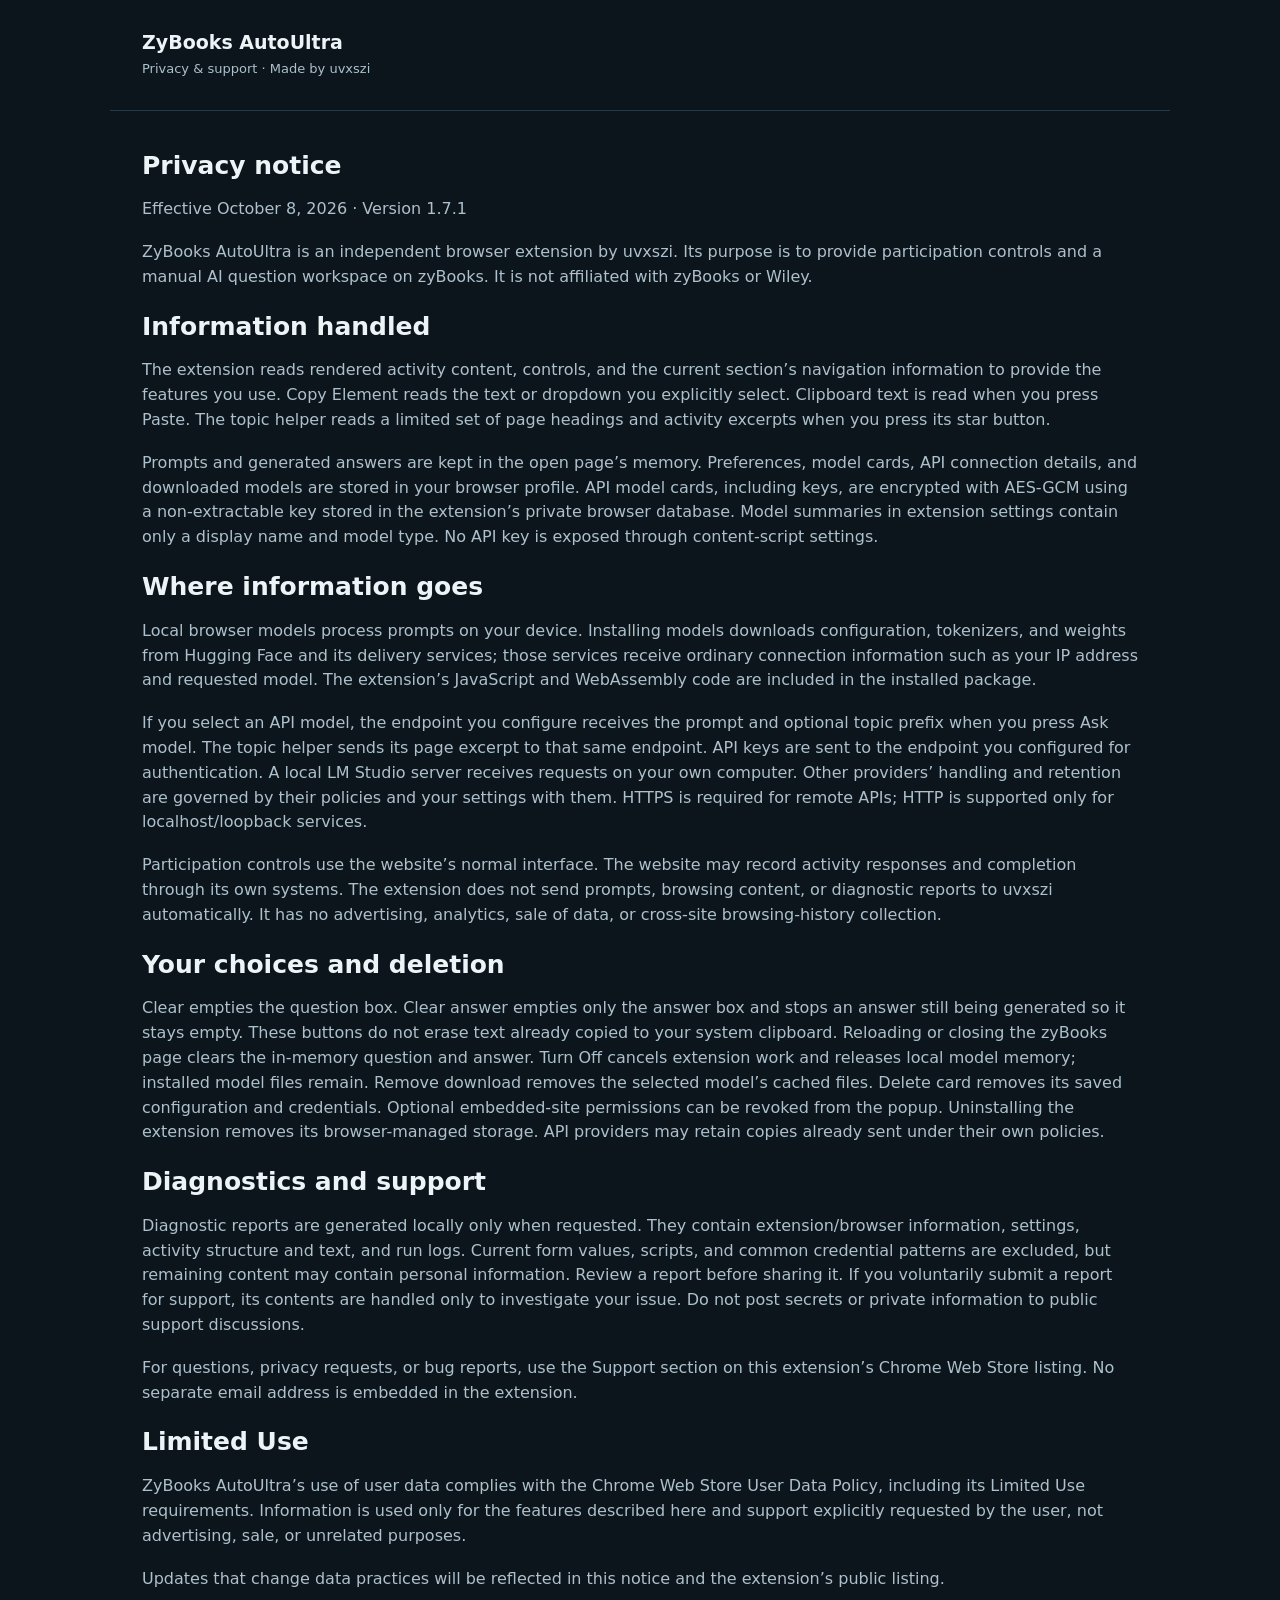
<file: index.html>
<!doctype html><html lang="en"><head><meta charset="utf-8"><meta name="viewport" content="width=device-width,initial-scale=1"><title>Privacy & support · ZyBooks AutoUltra</title><link rel="stylesheet" href="models.css"></head><body class="privacy-page"><header><div><h1>ZyBooks AutoUltra</h1><p>Privacy & support · Made by uvxszi</p></div></header><main>
<h2>Privacy notice</h2><p>Effective October 8, 2026 · Version 1.7.1</p>
<p>ZyBooks AutoUltra is an independent browser extension by uvxszi. Its purpose is to provide participation controls and a manual AI question workspace on zyBooks. It is not affiliated with zyBooks or Wiley.</p>
<h2>Information handled</h2>
<p>The extension reads rendered activity content, controls, and the current section’s navigation information to provide the features you use. Copy Element reads the text or dropdown you explicitly select. Clipboard text is read when you press Paste. The topic helper reads a limited set of page headings and activity excerpts when you press its star button.</p>
<p>Prompts and generated answers are kept in the open page’s memory. Preferences, model cards, API connection details, and downloaded models are stored in your browser profile. API model cards, including keys, are encrypted with AES-GCM using a non-extractable key stored in the extension’s private browser database. Model summaries in extension settings contain only a display name and model type. No API key is exposed through content-script settings.</p>
<h2>Where information goes</h2>
<p>Local browser models process prompts on your device. Installing models downloads configuration, tokenizers, and weights from Hugging Face and its delivery services; those services receive ordinary connection information such as your IP address and requested model. The extension’s JavaScript and WebAssembly code are included in the installed package.</p>
<p>If you select an API model, the endpoint you configure receives the prompt and optional topic prefix when you press Ask model. The topic helper sends its page excerpt to that same endpoint. API keys are sent to the endpoint you configured for authentication. A local LM Studio server receives requests on your own computer. Other providers’ handling and retention are governed by their policies and your settings with them. HTTPS is required for remote APIs; HTTP is supported only for localhost/loopback services.</p>
<p>Participation controls use the website’s normal interface. The website may record activity responses and completion through its own systems. The extension does not send prompts, browsing content, or diagnostic reports to uvxszi automatically. It has no advertising, analytics, sale of data, or cross-site browsing-history collection.</p>
<h2>Your choices and deletion</h2>
<p>Clear empties the question box. Clear answer empties only the answer box and stops an answer still being generated so it stays empty. These buttons do not erase text already copied to your system clipboard. Reloading or closing the zyBooks page clears the in-memory question and answer. Turn Off cancels extension work and releases local model memory; installed model files remain. Remove download removes the selected model’s cached files. Delete card removes its saved configuration and credentials. Optional embedded-site permissions can be revoked from the popup. Uninstalling the extension removes its browser-managed storage. API providers may retain copies already sent under their own policies.</p>
<h2>Diagnostics and support</h2>
<p>Diagnostic reports are generated locally only when requested. They contain extension/browser information, settings, activity structure and text, and run logs. Current form values, scripts, and common credential patterns are excluded, but remaining content may contain personal information. Review a report before sharing it. If you voluntarily submit a report for support, its contents are handled only to investigate your issue. Do not post secrets or private information to public support discussions.</p>
<p>For questions, privacy requests, or bug reports, use the Support section on this extension’s Chrome Web Store listing. No separate email address is embedded in the extension.</p>
<h2>Limited Use</h2>
<p>ZyBooks AutoUltra’s use of user data complies with the Chrome Web Store User Data Policy, including its Limited Use requirements. Information is used only for the features described here and support explicitly requested by the user, not advertising, sale, or unrelated purposes.</p>
<p>Updates that change data practices will be reflected in this notice and the extension’s public listing.</p>
</main></body></html>
</file>
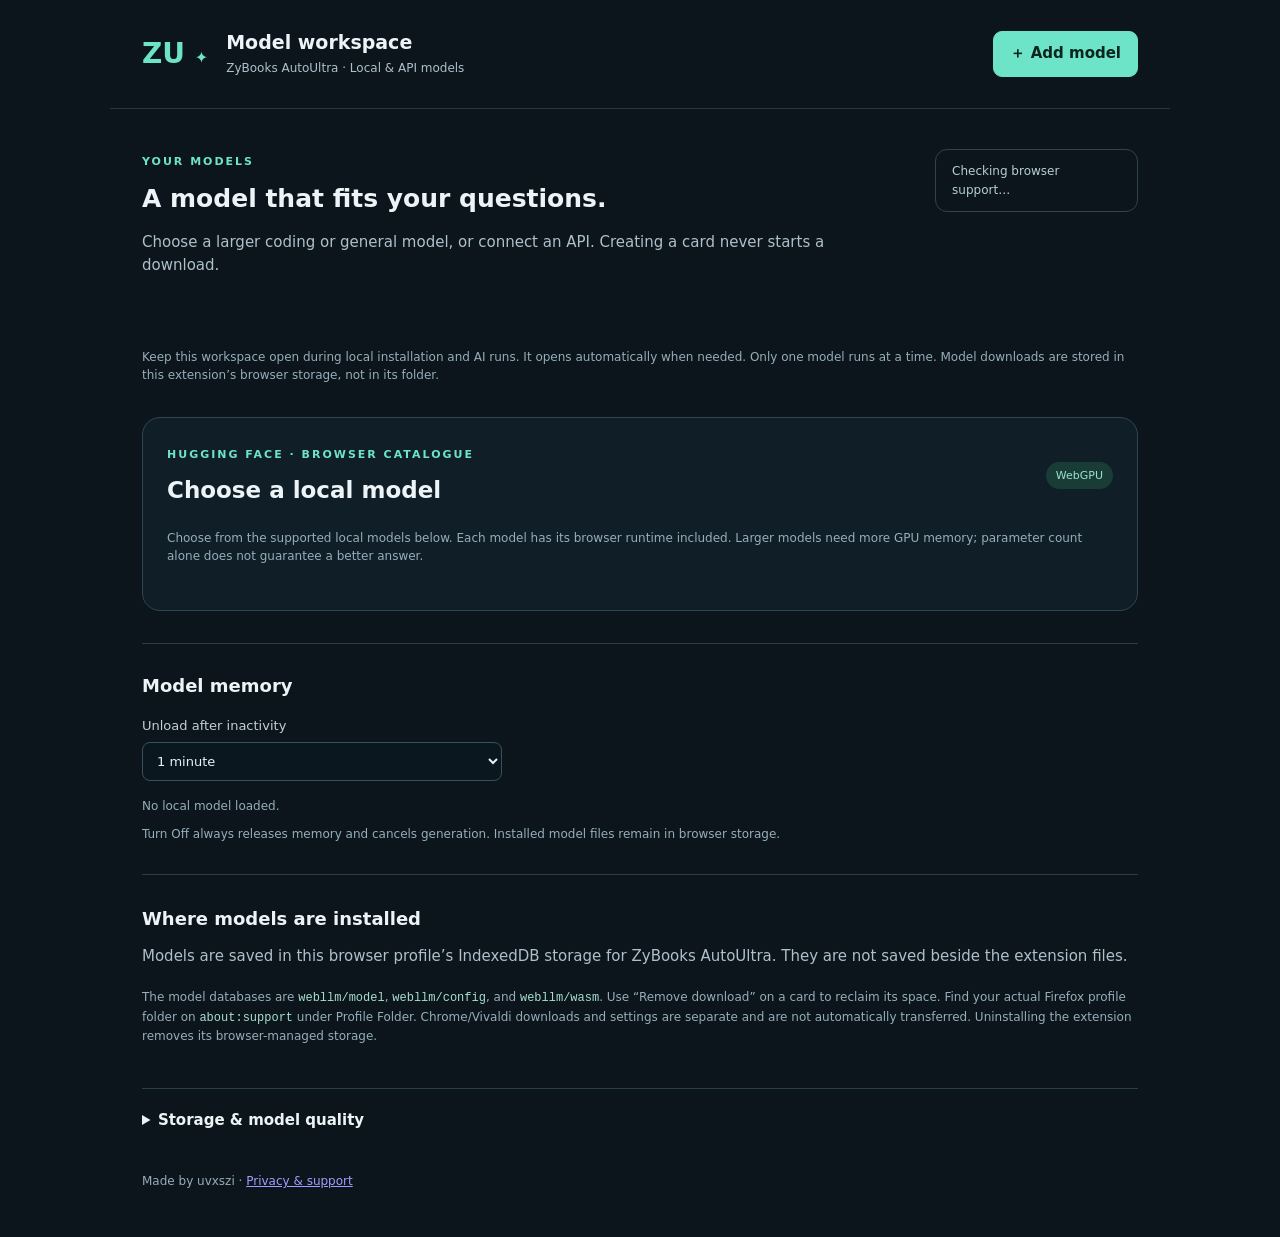
<file: models.html>
<!doctype html><html lang="en"><head><meta charset="utf-8"><meta name="viewport" content="width=device-width,initial-scale=1"><title>Models · ZyBooks AutoUltra</title><link rel="stylesheet" href="models.css"></head><body>
<header><a class="brand" href="models.html">ZU <span>✦</span></a><div><h1>Model workspace</h1><p>ZyBooks AutoUltra · Local & API models</p></div><button id="add" class="primary">＋ Add model</button></header>
<main><section class="intro"><div><span class="eyebrow">YOUR MODELS</span><h2>A model that fits your questions.</h2><p>Choose a larger coding or general model, or connect an API. Creating a card never starts a download.</p></div><div class="gpu" id="gpu">Checking browser support…</div></section>
<div id="status" role="status" aria-live="polite"></div><section id="activity" hidden><div><strong id="job-label">Preparing model</strong><button id="cancel">Cancel</button></div><progress id="progress" max="1" value="0"></progress><p id="progress-label"></p></section>
<section id="cards" aria-label="Model cards"></section><p class="hint">Keep this workspace open during local installation and AI runs. It opens automatically when needed. Only one model runs at a time. Model downloads are stored in this extension’s browser storage, not in its folder.</p>
<section id="catalog-panel" aria-labelledby="catalog-title"><div class="catalog-head"><div><span class="eyebrow">HUGGING FACE · BROWSER CATALOGUE</span><h2 id="catalog-title">Choose a local model</h2></div><span class="catalog-badge">WebGPU</span></div>
 <p class="hint">Choose from the supported local models below. Each model has its browser runtime included. Larger models need more GPU memory; parameter count alone does not guarantee a better answer.</p>
 
 <p id="catalog-status" class="hint" role="status" aria-live="polite"></p><div id="catalog-results"></div>
 </section>
<section class="memory-settings"><h2>Model memory</h2><label>Unload after inactivity<select id="modelIdleMinutes"><option value="1">1 minute</option><option value="3">3 minutes</option><option value="5">5 minutes</option><option value="10">10 minutes</option><option value="30">30 minutes</option><option value="60">60 minutes</option><option value="0">Keep loaded until turned off</option></select></label><p id="memory-status" class="hint" role="status">No local model loaded.</p><p class="hint">Turn Off always releases memory and cancels generation. Installed model files remain in browser storage.</p></section><section class="storage-location"><h2>Where models are installed</h2><p>Models are saved in this browser profile’s IndexedDB storage for ZyBooks AutoUltra. They are not saved beside the extension files.</p><code id="storage-origin"></code><p id="storage-path" class="hint"></p><p class="hint">The model databases are <code>webllm/model</code>, <code>webllm/config</code>, and <code>webllm/wasm</code>. Use “Remove download” on a card to reclaim its space. Find your actual Firefox profile folder on <code>about:support</code> under Profile Folder. Chrome/Vivaldi downloads and settings are separate and are not automatically transferred. Uninstalling the extension removes its browser-managed storage.</p></section>
<details><summary>Storage & model quality</summary><p>Size estimates cover model weights; tokenizer and browser cache overhead add a little more. GPU memory needs can exceed the listed baseline with longer contexts. The catalogue ranges from 0.5B to 13B parameters, including a 7B coding model. The older Llama 2 13B is a high-memory alternative, not a quality ranking. AI answers can contain mistakes; review the result before using it.</p><p>Removing a card removes its downloaded model when no other card uses that model. “Remove download” keeps the card. Keep the unpacked extension in a permanent folder when updating it.</p><p>Local AI requires WebGPU and the model’s GPU features, including shader-f16. Firefox support depends on your operating system, GPU, and driver. If unavailable, use an API model or a local LM Studio server.</p></details>
<p class="hint">Made by uvxszi · <a href="privacy.html" target="_blank">Privacy & support</a></p></main>
<dialog id="editor"><form id="model-form"><div class="dialog-head"><h2 id="form-title">Add a model</h2><button type="button" id="close" aria-label="Close">×</button></div>
<label>Model type<select id="type"><option value="local">Local Browser Model</option><option value="api">API Model</option></select></label>
<label>Card name<input id="name" maxlength="80" required placeholder="My coding model"></label>
<div id="local-fields"><label>Local model<select id="model"></select></label><p id="model-details" class="hint"></p><label>Context capacity<select id="context"><option value="4096">4,096 tokens</option><option value="8192">8,192 tokens · more GPU memory</option></select></label></div>
<div id="api-fields" hidden><label>Chat completions endpoint<input id="endpoint" type="url" placeholder="https://provider.example/v1/chat/completions"></label><p class="hint">Using LM Studio? The Chat Completions Endpoint is usually <code>http://localhost:1234/v1/chat/completions</code>. Start its local server, then enter the model ID shown in LM Studio.</p><label>API key<input id="api-key" type="password" autocomplete="off"></label><label>Model ID<input id="api-model" placeholder="provider-model-id"></label><label>Response format<select id="format"><option value="json_schema">JSON schema</option><option value="json_object">JSON object</option></select></label><p class="hint">The provider receives the question you send, or the page excerpt you explicitly send to the topic helper. Credentials stay in extension storage.</p></div>
<label class="inline"><input id="limit-output" type="checkbox">Limit output tokens</label><p class="hint">Off by default: no extension-imposed token limit. The model’s context capacity and API server settings still apply.</p><div class="grid"><label id="token-limit-field" hidden>Output token limit<input id="tokens" type="number" min="1" max="1048576" step="1" value="1024" disabled></label><label>Temperature<input id="temperature" type="number" min="0" max="1" step="0.1" value="0.2" required></label></div>
<p class="hint">Creating a card does not download a local model.</p><p id="form-error" role="alert"></p><button id="save-model" class="primary">Create Model Card</button></form></dialog>
<script src="ai-contract.js"></script><script type="module" src="models.js"></script></body></html>
</file>
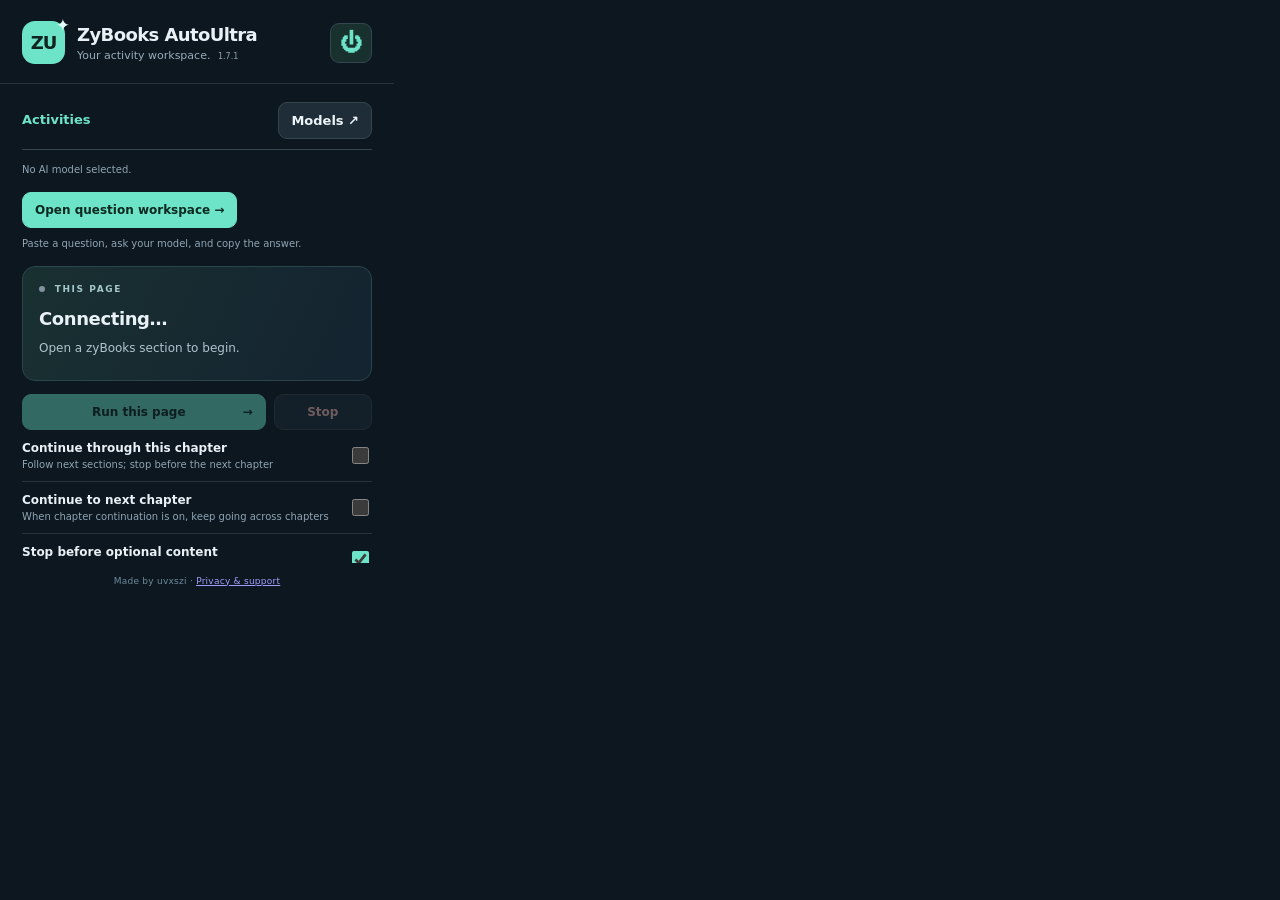
<file: popup.html>
<!doctype html>
<html lang="en">
<head><meta charset="utf-8"><meta name="viewport" content="width=device-width, initial-scale=1"><title>ZyBooks AutoUltra</title><link rel="stylesheet" href="popup.css"></head>
<body>
  <header><div class="brand">ZU<span>✦</span></div><div><h1>ZyBooks AutoUltra</h1><p>Your activity workspace. <span class="version">1.7.1</span></p></div><button id="power" class="power" aria-label="Turn off extension" aria-pressed="true" title="Turn off extension">⏻</button></header>
  <main>
    <nav class="workspace-tabs" aria-label="Workspace"><span>Activities</span><button id="models">Models ↗</button></nav>
    <p id="model-summary" class="hint">No AI model selected.</p>
    <button id="open-prompt" class="primary">Open question workspace →</button>
    <p class="hint">Paste a question, ask your model, and copy the answer.</p>
    <section class="status-card"><div class="eyebrow"><span id="dot"></span> THIS PAGE</div><h2 id="phase">Connecting…</h2><p id="current">Open a zyBooks section to begin.</p><div id="counts" class="counts"></div></section>
    <div class="actions"><button id="run" class="primary" disabled>Run this page <span>→</span></button><button id="stop" disabled>Stop</button></div>
    <div class="actions"><button id="allow-frames" type="button" hidden>Allow embedded elements</button><button id="disallow-frames" type="button" hidden>Disallow embedded elements</button></div>
    <p class="hint" id="frame-note" hidden>Lets Copy Element select text and dropdowns inside embedded activities. You can revoke the additional site access here.</p>
    <label class="toggle"><span><strong>Continue through this chapter</strong><small>Follow next sections; stop before the next chapter</small></span><input id="autoChapter" type="checkbox"></label>
    <label class="toggle"><span><strong>Continue to next chapter</strong><small>When chapter continuation is on, keep going across chapters</small></span><input id="nextChapter" type="checkbox"></label>
    <label class="toggle"><span><strong>Stop before optional content</strong><small>Stop at chapters or sections labeled Optional</small></span><input id="stopOptional" type="checkbox" checked></label>
    <p class="hint">Uses page controls. Closing this popup keeps the run going.</p>
    <fieldset><legend>Activities to run</legend>
      <label class="toggle"><span><strong>Participation activities</strong><small>Enable the participation types below</small></span><input id="participation" type="checkbox" checked></label>
      <label class="toggle"><span><strong>Revealed answers</strong><small>Show answer → fill → check</small></span><input id="short" type="checkbox" checked></label>
      <label class="toggle"><span><strong>Multiple choice</strong><small>Try choices until Correct appears</small></span><input id="choice" type="checkbox" checked></label>
      <label class="toggle"><span><strong>Animations</strong><small>2x speed, start, and continue</small></span><input id="animation" type="checkbox" checked></label>
      <label class="toggle"><span><strong>Term matching</strong><small>Try remaining terms; keep correct matches</small></span><input id="matching" type="checkbox" checked></label>
      <label class="toggle"><span><strong>Interactive tools</strong><small>Array games, slicing, and Run examples</small></span><input id="tools" type="checkbox" checked></label>
    </fieldset>
    <label>Unload idle AI model after<select id="modelIdleMinutes"><option value="1">1 minute</option><option value="3">3 minutes</option><option value="5">5 minutes</option><option value="10">10 minutes</option><option value="30">30 minutes</option><option value="60">60 minutes</option><option value="0">Keep loaded until turned off</option></select></label>
    <p class="hint">Turn Off always releases model memory. Downloaded files stay installed.</p>
    <details id="timing"><summary>Timing & waiting <span id="delay-label">0.4–0.8s between problems</span></summary>
      <div class="timing-grid"><label>Base delay (ms)<input id="baseMs" type="number" min="0" max="10000" step="50" value="300"></label><label>Random minimum (ms)<input id="jitterMinMs" type="number" min="0" max="10000" step="50" value="100"></label><label>Random maximum (ms)<input id="jitterMaxMs" type="number" min="0" max="10000" step="50" value="500"></label><label>Feedback timeout (ms)<input id="feedbackMs" type="number" min="1000" max="30000" step="1000" value="6000"></label><label>Animation timeout (ms)<input id="animationMs" type="number" min="10000" max="600000" step="10000" value="180000"></label><label>After-page wait (seconds)<input id="afterPageSeconds" type="number" min="0" max="120" step="1" value="5"></label><label>LMS timeout (seconds)<input id="lmsWaitSeconds" type="number" min="10" max="180" step="1" value="60"></label></div>
      <p class="hint">Actual timing also includes feedback and playback waits. Settings apply to the next run.</p>
    </details>
    <label class="toggle"><span><strong>Developer mode</strong><small>Show inspection tools and diagnostic reports</small></span><input id="developerMode" type="checkbox"></label>
    <div id="developer" hidden><section class="diagnostics"><div class="section-heading"><h2>Diagnostics</h2><span>LOCAL ONLY</span></div><p>Inspect an activity and export a troubleshooting report.</p><div class="actions"><button id="pick" disabled>Pick activity</button><button id="copy" disabled>Copy diagnostics</button></div><p class="hint">Includes activity text and controls. Form values, scripts, cookies, and storage are excluded.</p><textarea id="report" aria-label="Diagnostic report" readonly hidden></textarea><button id="download" hidden>Save report as a file</button></section>
    <details><summary>Recent activity</summary><ol id="logs"></ol></details></div>
    <p id="notice" role="status" aria-live="polite"></p>
  </main>
  <footer>Made by uvxszi · <a href="privacy.html" target="_blank">Privacy & support</a></footer>
  <script src="core.js"></script>
  <script src="popup.js"></script>
</body></html>
</file>
<file: models.css>
:root{color-scheme:dark;font:15px/1.55 system-ui,sans-serif;background:#0c151b;color:#edf4f7}*{box-sizing:border-box}body{margin:0}header,main{max-width:1060px;margin:auto;padding:28px 32px}header{display:flex;align-items:center;gap:18px;border-bottom:1px solid #293943}header .primary{margin-left:auto}.brand{font-weight:800;color:#6de4c7;text-decoration:none;font-size:28px}.brand span{font-size:16px}h1{font-size:19px;margin:0}h2{font-size:25px;font-weight:620;margin:8px 0 12px}p{color:#adc0cb;margin:4px 0 18px}header p{margin:2px 0;font-size:12px}.eyebrow{font-size:11px;letter-spacing:2px;color:#6de4c7;font-weight:700}.intro{display:flex;gap:30px;align-items:start;justify-content:space-between;margin:12px 0 32px}.gpu{max-width:220px;padding:12px 16px;border:1px solid #31434b;border-radius:12px;color:#b4d0d6;font-size:12px}button,input,select{font:inherit}button{border:1px solid #3b505d;background:#1e303b;color:#e1edf4;padding:10px 16px;border-radius:9px;cursor:pointer}button:hover{background:#304653}button:disabled{opacity:.5;cursor:default}.primary{background:#6de4c7;color:#09251e;border-color:#6de4c7;font-weight:650}.primary:hover{background:#93efd9}input,select{width:100%;padding:10px;border:1px solid #39505d;background:#0b171f;color:#e7f1f6;border-radius:8px}input:focus,select:focus,button:focus-visible{outline:2px solid #6de4c7;outline-offset:3px}label{display:block;font-size:13px;color:#bfd0d8;margin:16px 0}label input,label select{margin-top:6px}.inline{display:flex;gap:10px;align-items:center}.inline input{width:auto;margin:0}#cards{display:grid;grid-template-columns:repeat(auto-fit,minmax(280px,1fr));gap:16px}.card{border:1px solid #2e4653;background:linear-gradient(145deg,#162932,#12202a);border-radius:16px;padding:23px;min-height:240px;display:flex;flex-direction:column}.card.selected{border-color:#6de4c7}.card h3{font-size:20px;margin:12px 0 6px}.card .tag{color:#6de4c7;font-size:11px;letter-spacing:1px}.card .buttons{display:flex;gap:8px;flex-wrap:wrap;margin-top:auto}.card button{font-size:12px;padding:8px 10px}.card .details{font-size:12px;margin-bottom:18px}.hint{font-size:12px;margin:20px 0;color:#95aeba}details{border-top:1px solid #293e49;padding:20px 0}summary{cursor:pointer;font-weight:600}summary span{font-weight:400;color:#8ca5b3;margin-left:14px;font-size:12px}details p{margin-top:16px}#status{color:#6de4c7;margin-bottom:16px}#activity{border:1px solid #3a6a62;padding:20px;border-radius:14px;margin-bottom:20px}#activity>div{display:flex;justify-content:space-between;align-items:center}progress{width:100%;margin-top:18px;accent-color:#6de4c7}#progress-label{font-size:12px;margin-top:10px}dialog{color:inherit;background:#14232d;border:1px solid #405965;border-radius:18px;padding:28px;width:min(540px,95vw);max-height:92vh}dialog::backdrop{background:#000a;backdrop-filter:blur(4px)}.dialog-head{display:flex;align-items:center;justify-content:space-between}.dialog-head h2{font-size:21px;margin:0}.dialog-head button{padding:3px 10px}.grid{display:grid;grid-template-columns:1fr 1fr;gap:18px}#form-error{color:#ffb0a7}[hidden]{display:none!important}@media(max-width:650px){header,main{padding:20px}.intro{display:block}.gpu{max-width:none}h2{font-size:22px}}
.storage-location{padding:22px 0;border-top:1px solid #293e49}.storage-location h2{font-size:18px}.storage-location code{overflow-wrap:anywhere;color:#a7dfd2}

#catalog-panel{border:1px solid #304752;background:#101e28;border-radius:18px;padding:24px;margin:32px 0}.catalog-head{display:flex;align-items:center;justify-content:space-between}.catalog-head h2{font-size:23px;margin-bottom:0}.catalog-badge{font-size:11px;color:#99e2cf;background:#193c37;padding:5px 10px;border-radius:30px}.catalog-filters{display:grid;grid-template-columns:1fr 130px auto;gap:12px;align-items:end}.catalog-filters label{margin:0}.catalog-filters button{font-size:12px;min-height:42px}.catalog-item{display:flex;gap:16px;align-items:center;justify-content:space-between;border-top:1px solid #293f4b;padding:17px 0}.catalog-item h3{font-size:15px;margin:0 0 3px}.catalog-item p{font-size:12px;margin:0 0 4px}.catalog-item a{font-size:11px;color:#83c6d5}.catalog-item button{flex-shrink:0;font-size:12px;padding:8px 12px}.catalog-empty{padding:20px;background:#172b35;border-radius:10px;font-size:13px}#catalog-results{max-height:480px;overflow:auto;padding-right:8px}#catalog-status{margin:14px 0}.card .details{white-space:pre-line}@media(max-width:700px){.catalog-filters{grid-template-columns:1fr 110px}.catalog-filters button{grid-column:1/-1}#catalog-panel{padding:16px}.catalog-item{align-items:flex-start}}

.memory-settings{padding:20px 0;border-top:1px solid #293e49}.memory-settings h2{font-size:18px}.memory-settings label{max-width:360px}.memory-settings .hint{margin:10px 0}
.privacy-page{font-size:16px}.privacy-page header p{font-size:13px}
</file>
<file: popup.css>
:root{color-scheme:dark;font:13px/1.5 system-ui,-apple-system,sans-serif;color:#e9f1f6;background:#0d1720}
*{box-sizing:border-box}body{width:394px;margin:0}header{display:flex;align-items:center;gap:12px;padding:21px 22px 18px;border-bottom:1px solid #26343e}.brand{display:grid;place-items:center;position:relative;width:43px;height:43px;background:#6de4c7;color:#10251f;border-radius:13px;font-size:18px;font-weight:800;letter-spacing:-1px}.brand span{position:absolute;top:-8px;right:-4px;font-size:17px;color:#e0fff7}h1{font-size:18px;letter-spacing:-.6px;margin:0}header p{color:#97adb9;margin:0;font-size:11px}.version{margin-left:auto;font-size:10px;color:#91a7b3;border:1px solid #30424f;padding:2px 6px;border-radius:5px}main{padding:18px 22px 5px}h2{font-size:14px;margin:0}p{margin:7px 0;color:#b1c3ce}.status-card{border:1px solid #2c454c;background:linear-gradient(115deg,#193031,#142330);padding:16px;border-radius:13px;margin-bottom:13px}.eyebrow{font-size:9px;font-weight:700;letter-spacing:1.6px;color:#a4c7c9;margin-bottom:9px}#dot{display:inline-block;width:6px;height:6px;border-radius:50%;background:#84949f;margin-right:5px}#dot.connected{background:#6de4c7}#phase{font-size:18px;letter-spacing:-.4px}#current{font-size:12px;min-height:18px}.counts{font-size:11px;color:#8fe1c9}.actions{display:flex;gap:8px}.actions button{flex:1}button{border:1px solid #354650;background:#1e2d37;color:#ecf4f8;padding:10px 12px;border-radius:9px;font:600 12px/1.4 inherit;cursor:pointer}button:hover{background:#2a3e49}button:disabled{opacity:.4;cursor:default}.primary{background:#6de4c7;border-color:#6de4c7;color:#0c2921;flex:3!important}.primary:hover{background:#94efd8}.primary span{float:right}#stop{color:#ffc2bb}.hint{font-size:10px;line-height:1.5;color:#90a6b4;margin:8px 0 15px}fieldset{border:0;padding:0;margin:15px 0 14px}legend{color:#c3d2dc;font-size:10px;text-transform:uppercase;font-weight:700;letter-spacing:1px;margin-bottom:5px}.toggle{display:flex;align-items:center;justify-content:space-between;padding:9px 0;border-bottom:1px solid #24333e;cursor:pointer}strong{display:block;font-size:12px;font-weight:600}small{display:block;color:#8fa5b3;font-size:10px}input[type=checkbox]{accent-color:#6de4c7;width:17px;height:17px;cursor:pointer}details{border-bottom:1px solid #263743;padding:11px 0}summary{cursor:pointer;font-size:12px;color:#d2dee6}summary span{float:right;color:#83b7b0;font-size:10px;padding-top:2px}.timing-grid{display:grid;grid-template-columns:1fr 1fr;gap:10px;margin-top:12px}.timing-grid label{font-size:10px;color:#a9beca}.timing-grid input{width:100%;background:#101d27;color:#edf7fa;border:1px solid #40545f;border-radius:6px;padding:6px;margin-top:4px}.diagnostics{padding:16px 0 4px}.section-heading{display:flex;align-items:center;justify-content:space-between}.section-heading h2{font-size:12px}.section-heading span{font-size:8px;letter-spacing:1px;color:#72ccb4}.diagnostics p{font-size:11px}.diagnostics .hint{font-size:10px;margin-bottom:8px}textarea{width:100%;height:170px;background:#08141c;color:#d7e9ed;border:1px solid #405863;border-radius:6px;padding:8px;font:10px/1.5 monospace;resize:vertical;margin:8px 0}#download{font-size:11px;width:100%}#logs{padding-left:18px;max-height:170px;overflow:auto;font-size:10px;color:#a6bac7}#logs li{margin:7px 0}#notice{font-size:11px;color:#a7e7d6;min-height:0}footer{text-align:center;padding:12px;color:#6e8b9c;font-size:9px;letter-spacing:.25px}button:focus-visible,input:focus-visible,summary:focus-visible{outline:2px solid #6de4c7;outline-offset:3px}[hidden]{display:none!important}

body{height:600px;display:flex;flex-direction:column}header,footer{flex-shrink:0}main{min-height:0;overflow-y:auto;flex:1;scrollbar-width:thin;scrollbar-color:#354a56 transparent}.power{margin-left:auto;font-size:22px;line-height:1;padding:8px 9px;color:#6de4c7;background:#18312f}.power[aria-pressed=false]{color:#a0adb6;background:#26313a}.version{font-size:8px;margin-left:4px;border:0;padding:0}button{font-family:inherit;font-size:12px;font-weight:600}
 .workspace-tabs{display:flex;align-items:center;gap:12px;border-bottom:1px solid #34464e;margin-bottom:12px;padding-bottom:10px}.workspace-tabs span{color:#6de4c7;font-weight:650;flex:1}.workspace-tabs button{font-size:13px}#allow-frames{font-size:12px;margin:12px 0}

#modelIdleMinutes{display:block;width:100%;margin:7px 0 8px;padding:9px;border:1px solid #40545f;border-radius:8px;background:#101d27;color:#edf7fa;font:12px system-ui}#allow-frames,#disallow-frames{font-size:11px;margin:8px 0}label:has(#modelIdleMinutes){font-size:12px;color:#c3d2dc}
</file>
